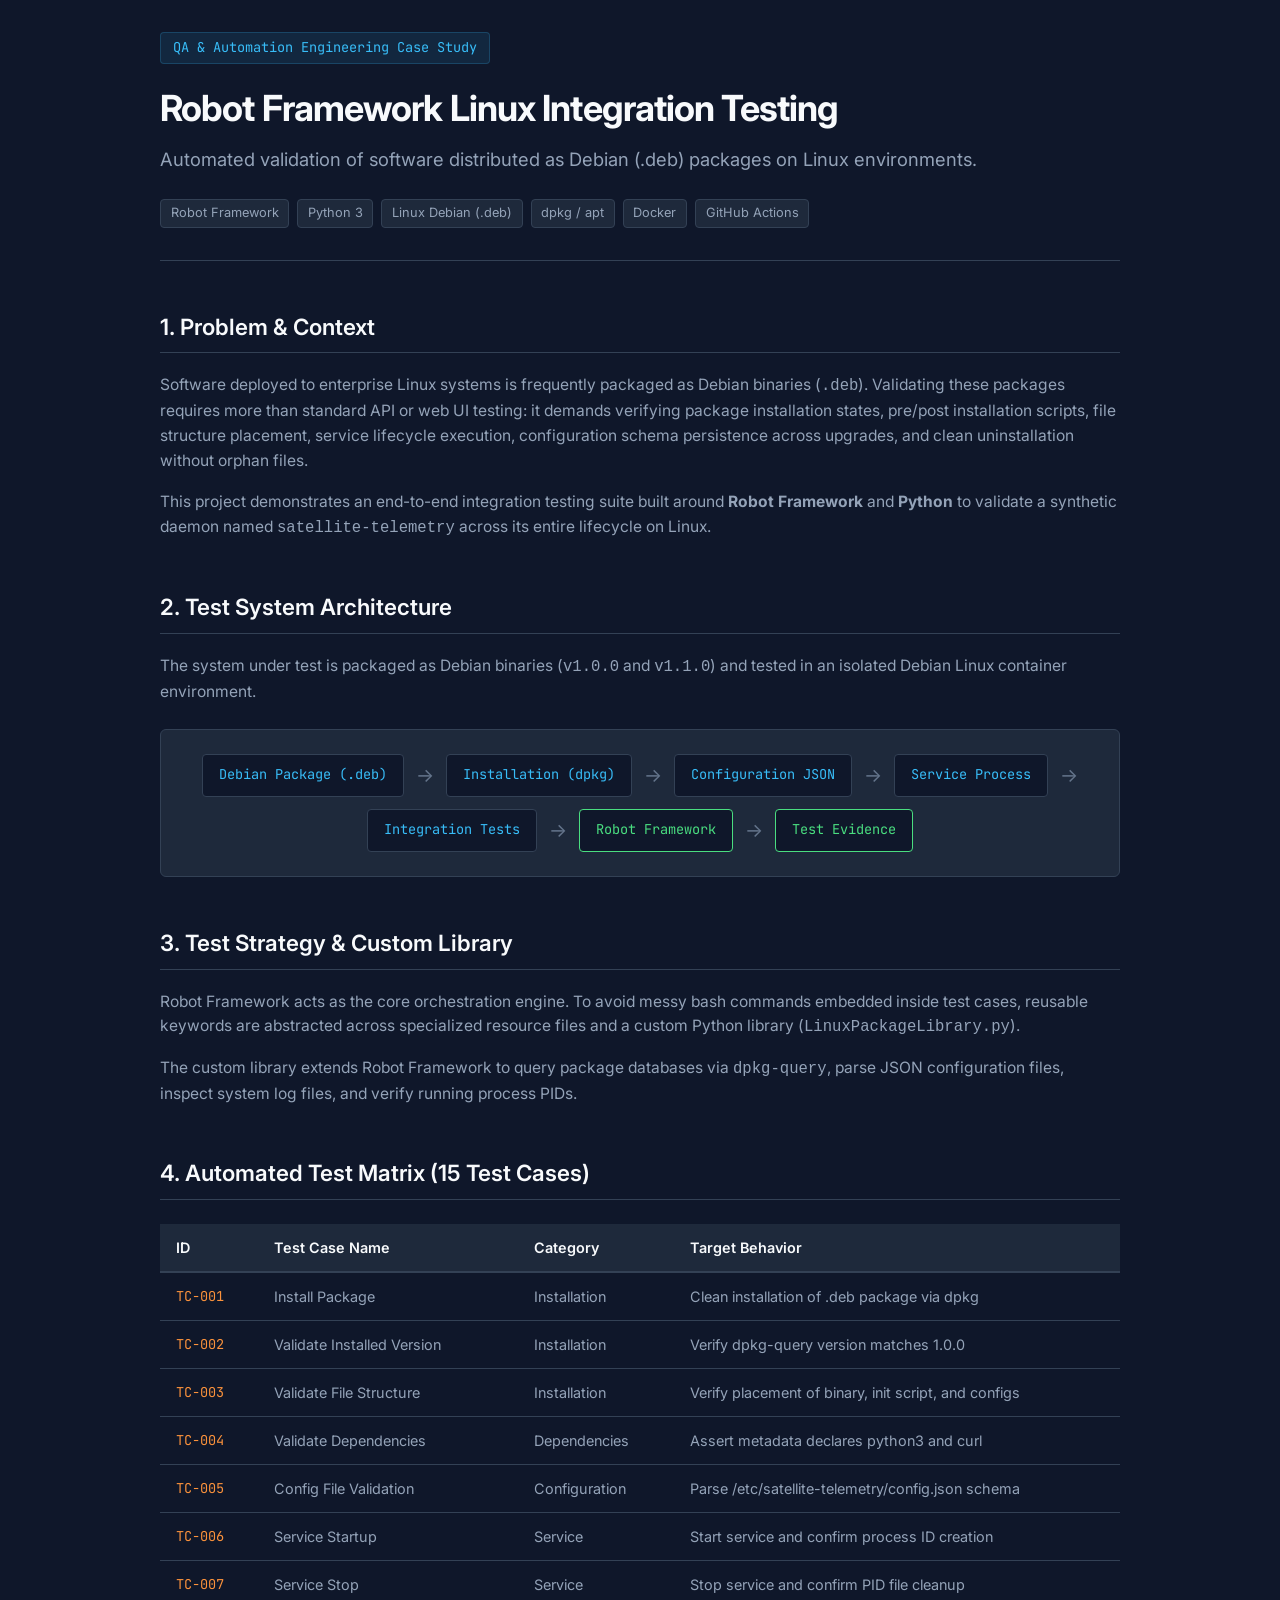
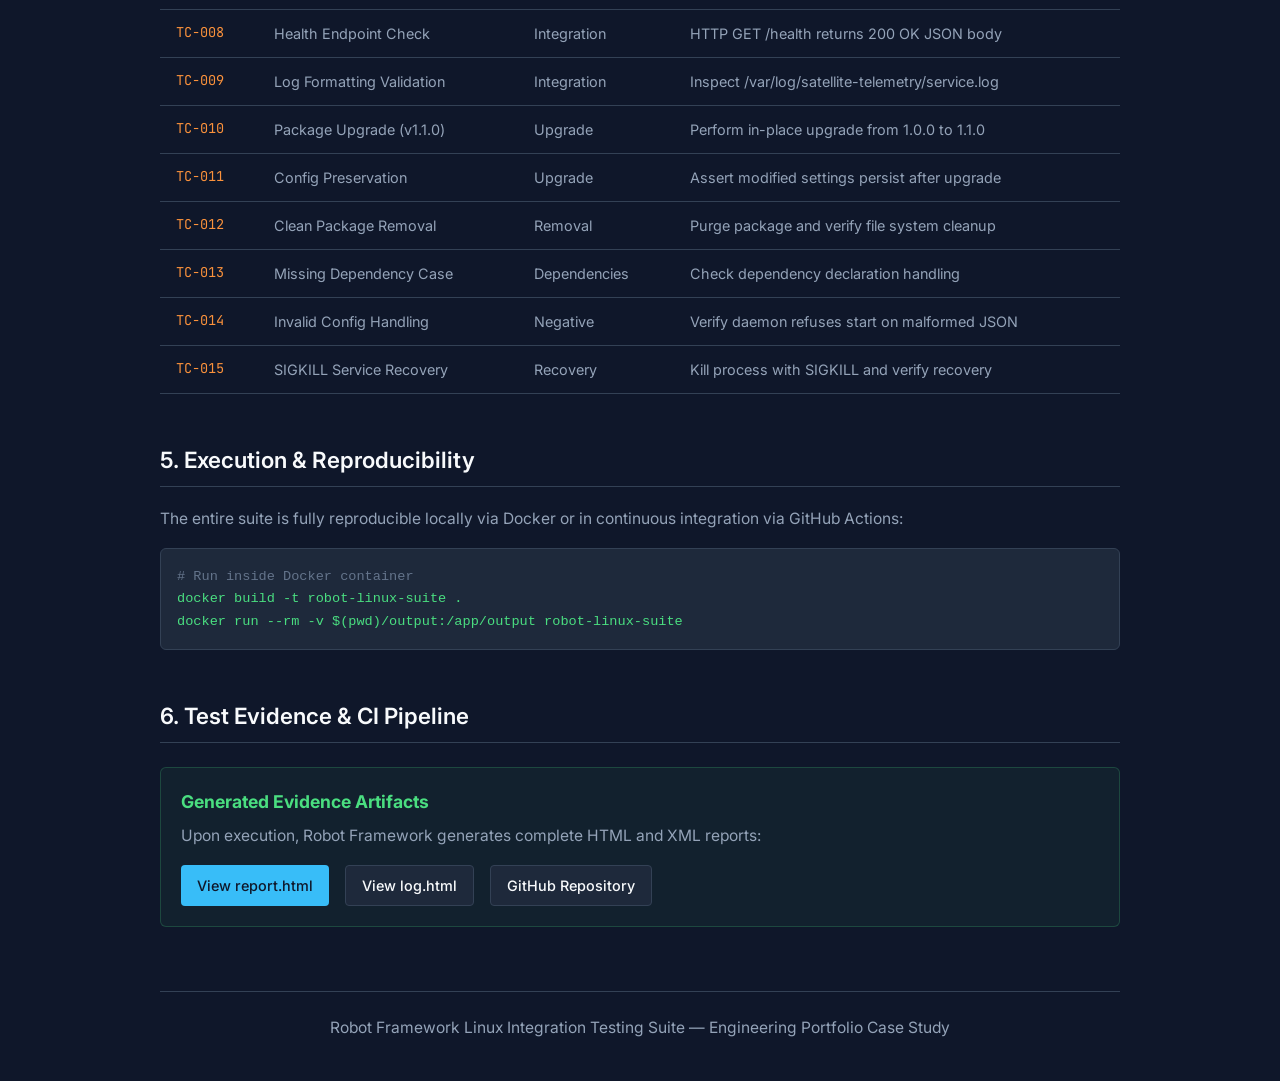
<file: docs/index.html>
<!DOCTYPE html>
<html lang="en">
<head>
    <meta charset="UTF-8">
    <meta name="viewport" content="width=device-width, initial-scale=1.0">
    <title>Robot Framework Linux Integration Testing - Engineering Case Study</title>
    <link rel="stylesheet" href="style.css">
    <link rel="preconnect" href="https://fonts.googleapis.com">
    <link rel="preconnect" href="https://fonts.gstatic.com" crossorigin>
    <link href="https://fonts.googleapis.com/css2?family=Inter:wght@400;500;600;700&family=JetBrains+Mono:wght@400;500&display=swap" rel="stylesheet">
</head>
<body>
    <div class="container">
        <header>
            <span class="meta-badge">QA & Automation Engineering Case Study</span>
            <h1>Robot Framework Linux Integration Testing</h1>
            <p class="subtitle">Automated validation of software distributed as Debian (.deb) packages on Linux environments.</p>
            <div class="tech-tags">
                <span class="tag">Robot Framework</span>
                <span class="tag">Python 3</span>
                <span class="tag">Linux Debian (.deb)</span>
                <span class="tag">dpkg / apt</span>
                <span class="tag">Docker</span>
                <span class="tag">GitHub Actions</span>
            </div>
        </header>

        <main>
            <section id="problem">
                <h2>1. Problem & Context</h2>
                <p>
                    Software deployed to enterprise Linux systems is frequently packaged as Debian binaries (<code>.deb</code>). Validating these packages requires more than standard API or web UI testing: it demands verifying package installation states, pre/post installation scripts, file structure placement, service lifecycle execution, configuration schema persistence across upgrades, and clean uninstallation without orphan files.
                </p>
                <p>
                    This project demonstrates an end-to-end integration testing suite built around <strong>Robot Framework</strong> and <strong>Python</strong> to validate a synthetic daemon named <code>satellite-telemetry</code> across its entire lifecycle on Linux.
                </p>
            </section>

            <section id="architecture">
                <h2>2. Test System Architecture</h2>
                <p>The system under test is packaged as Debian binaries (<code>v1.0.0</code> and <code>v1.1.0</code>) and tested in an isolated Debian Linux container environment.</p>

                <div class="workflow-container">
                    <div class="flow-step-wrapper">
                        <div class="flow-node">Debian Package (.deb)</div>
                        <span class="flow-arrow">→</span>
                        <div class="flow-node">Installation (dpkg)</div>
                        <span class="flow-arrow">→</span>
                        <div class="flow-node">Configuration JSON</div>
                        <span class="flow-arrow">→</span>
                        <div class="flow-node">Service Process</div>
                        <span class="flow-arrow">→</span>
                        <div class="flow-node">Integration Tests</div>
                        <span class="flow-arrow">→</span>
                        <div class="flow-node highlight">Robot Framework</div>
                        <span class="flow-arrow">→</span>
                        <div class="flow-node highlight">Test Evidence</div>
                    </div>
                </div>
            </section>

            <section id="test-strategy">
                <h2>3. Test Strategy & Custom Library</h2>
                <p>
                    Robot Framework acts as the core orchestration engine. To avoid messy bash commands embedded inside test cases, reusable keywords are abstracted across specialized resource files and a custom Python library (<code>LinuxPackageLibrary.py</code>).
                </p>
                <p>The custom library extends Robot Framework to query package databases via <code>dpkg-query</code>, parse JSON configuration files, inspect system log files, and verify running process PIDs.</p>
            </section>

            <section id="test-cases">
                <h2>4. Automated Test Matrix (15 Test Cases)</h2>
                <div class="table-responsive">
                    <table>
                        <thead>
                            <tr>
                                <th>ID</th>
                                <th>Test Case Name</th>
                                <th>Category</th>
                                <th>Target Behavior</th>
                            </tr>
                        </thead>
                        <tbody>
                            <tr>
                                <td class="code-id">TC-001</td>
                                <td>Install Package</td>
                                <td>Installation</td>
                                <td>Clean installation of .deb package via dpkg</td>
                            </tr>
                            <tr>
                                <td class="code-id">TC-002</td>
                                <td>Validate Installed Version</td>
                                <td>Installation</td>
                                <td>Verify dpkg-query version matches 1.0.0</td>
                            </tr>
                            <tr>
                                <td class="code-id">TC-003</td>
                                <td>Validate File Structure</td>
                                <td>Installation</td>
                                <td>Verify placement of binary, init script, and configs</td>
                            </tr>
                            <tr>
                                <td class="code-id">TC-004</td>
                                <td>Validate Dependencies</td>
                                <td>Dependencies</td>
                                <td>Assert metadata declares python3 and curl</td>
                            </tr>
                            <tr>
                                <td class="code-id">TC-005</td>
                                <td>Config File Validation</td>
                                <td>Configuration</td>
                                <td>Parse /etc/satellite-telemetry/config.json schema</td>
                            </tr>
                            <tr>
                                <td class="code-id">TC-006</td>
                                <td>Service Startup</td>
                                <td>Service</td>
                                <td>Start service and confirm process ID creation</td>
                            </tr>
                            <tr>
                                <td class="code-id">TC-007</td>
                                <td>Service Stop</td>
                                <td>Service</td>
                                <td>Stop service and confirm PID file cleanup</td>
                            </tr>
                            <tr>
                                <td class="code-id">TC-008</td>
                                <td>Health Endpoint Check</td>
                                <td>Integration</td>
                                <td>HTTP GET /health returns 200 OK JSON body</td>
                            </tr>
                            <tr>
                                <td class="code-id">TC-009</td>
                                <td>Log Formatting Validation</td>
                                <td>Integration</td>
                                <td>Inspect /var/log/satellite-telemetry/service.log</td>
                            </tr>
                            <tr>
                                <td class="code-id">TC-010</td>
                                <td>Package Upgrade (v1.1.0)</td>
                                <td>Upgrade</td>
                                <td>Perform in-place upgrade from 1.0.0 to 1.1.0</td>
                            </tr>
                            <tr>
                                <td class="code-id">TC-011</td>
                                <td>Config Preservation</td>
                                <td>Upgrade</td>
                                <td>Assert modified settings persist after upgrade</td>
                            </tr>
                            <tr>
                                <td class="code-id">TC-012</td>
                                <td>Clean Package Removal</td>
                                <td>Removal</td>
                                <td>Purge package and verify file system cleanup</td>
                            </tr>
                            <tr>
                                <td class="code-id">TC-013</td>
                                <td>Missing Dependency Case</td>
                                <td>Dependencies</td>
                                <td>Check dependency declaration handling</td>
                            </tr>
                            <tr>
                                <td class="code-id">TC-014</td>
                                <td>Invalid Config Handling</td>
                                <td>Negative</td>
                                <td>Verify daemon refuses start on malformed JSON</td>
                            </tr>
                            <tr>
                                <td class="code-id">TC-015</td>
                                <td>SIGKILL Service Recovery</td>
                                <td>Recovery</td>
                                <td>Kill process with SIGKILL and verify recovery</td>
                            </tr>
                        </tbody>
                    </table>
                </div>
            </section>

            <section id="execution">
                <h2>5. Execution & Reproducibility</h2>
                <p>The entire suite is fully reproducible locally via Docker or in continuous integration via GitHub Actions:</p>

                <pre><code><span class="comment"># Run inside Docker container</span>
<span class="command">docker build -t robot-linux-suite .</span>
<span class="command">docker run --rm -v $(pwd)/output:/app/output robot-linux-suite</span></code></pre>
            </section>

            <section id="evidence">
                <h2>6. Test Evidence & CI Pipeline</h2>
                <div class="evidence-box">
                    <h3>Generated Evidence Artifacts</h3>
                    <p>Upon execution, Robot Framework generates complete HTML and XML reports:</p>
                    <div class="btn-group">
                        <a href="../output/report.html" class="btn btn-primary" target="_blank">View report.html</a>
                        <a href="../output/log.html" class="btn" target="_blank">View log.html</a>
                        <a href="https://github me" class="btn" target="_blank">GitHub Repository</a>
                    </div>
                </div>
            </section>
        </main>

        <footer>
            <p>Robot Framework Linux Integration Testing Suite — Engineering Portfolio Case Study</p>
        </footer>
    </div>
</body>
</html>
</file>
<file: docs/style.css>
/* Engineering Case Study - Modern Documentation Theme */
:root {
    --bg-primary: #0f172a;
    --bg-surface: #1e293b;
    --bg-surface-border: #334155;
    --text-primary: #f8fafc;
    --text-secondary: #94a3b8;
    --text-muted: #64748b;
    --accent-blue: #38bdf8;
    --accent-green: #4ade80;
    --accent-orange: #fb923c;
    --font-sans: 'Inter', -apple-system, BlinkMacSystemFont, 'Segoe UI', Roboto, sans-serif;
    --font-mono: 'JetBrains Mono', 'Fira Code', Consolas, monospace;
    --max-width: 960px;
}

* {
    box-sizing: border-box;
    margin: 0;
    padding: 0;
}

body {
    background-color: var(--bg-primary);
    color: var(--text-primary);
    font-family: var(--font-sans);
    line-height: 1.6;
    padding: 2rem 1rem;
}

.container {
    max-width: var(--max-width);
    margin: 0 auto;
}

/* Header Section */
header {
    border-bottom: 1px solid var(--bg-surface-border);
    padding-bottom: 2rem;
    margin-bottom: 3rem;
}

.meta-badge {
    display: inline-block;
    background-color: rgba(56, 189, 248, 0.1);
    color: var(--accent-blue);
    font-family: var(--font-mono);
    font-size: 0.85rem;
    padding: 0.25rem 0.75rem;
    border-radius: 4px;
    border: 1px solid rgba(56, 189, 248, 0.2);
    margin-bottom: 1rem;
}

h1 {
    font-size: 2.25rem;
    font-weight: 700;
    letter-spacing: -0.025em;
    margin-bottom: 0.5rem;
    color: var(--text-primary);
}

.subtitle {
    font-size: 1.15rem;
    color: var(--text-secondary);
    margin-bottom: 1.5rem;
}

.tech-tags {
    display: flex;
    flex-wrap: wrap;
    gap: 0.5rem;
}

.tag {
    background-color: var(--bg-surface);
    color: var(--text-secondary);
    border: 1px solid var(--bg-surface-border);
    font-size: 0.8rem;
    padding: 0.2rem 0.6rem;
    border-radius: 4px;
}

/* Document Sections */
section {
    margin-bottom: 3rem;
}

h2 {
    font-size: 1.4rem;
    font-weight: 600;
    color: var(--text-primary);
    border-bottom: 1px solid var(--bg-surface-border);
    padding-bottom: 0.5rem;
    margin-bottom: 1.25rem;
}

p {
    color: var(--text-secondary);
    margin-bottom: 1rem;
    font-size: 0.975rem;
}

/* Workflow Flow Diagram */
.workflow-container {
    background-color: var(--bg-surface);
    border: 1px solid var(--bg-surface-border);
    border-radius: 6px;
    padding: 1.5rem;
    margin: 1.5rem 0;
}

.flow-step-wrapper {
    display: flex;
    flex-wrap: wrap;
    align-items: center;
    justify-content: center;
    gap: 0.75rem;
}

.flow-node {
    background-color: var(--bg-primary);
    border: 1px solid var(--bg-surface-border);
    padding: 0.6rem 1rem;
    border-radius: 4px;
    font-family: var(--font-mono);
    font-size: 0.85rem;
    color: var(--accent-blue);
    text-align: center;
}

.flow-node.highlight {
    border-color: var(--accent-green);
    color: var(--accent-green);
}

.flow-arrow {
    color: var(--text-muted);
    font-size: 1.2rem;
}

/* Tables */
.table-responsive {
    overflow-x: auto;
    margin: 1.5rem 0;
}

table {
    width: 100%;
    border-collapse: collapse;
    font-size: 0.9rem;
    text-align: left;
}

th {
    background-color: var(--bg-surface);
    color: var(--text-primary);
    font-weight: 600;
    padding: 0.75rem 1rem;
    border-bottom: 2px solid var(--bg-surface-border);
}

td {
    padding: 0.75rem 1rem;
    border-bottom: 1px solid var(--bg-surface-border);
    color: var(--text-secondary);
}

tr:hover td {
    background-color: rgba(255, 255, 255, 0.02);
}

.code-id {
    font-family: var(--font-mono);
    color: var(--accent-orange);
    font-size: 0.85rem;
}

/* Code Blocks & Execution */
pre {
    background-color: var(--bg-surface);
    border: 1px solid var(--bg-surface-border);
    border-radius: 6px;
    padding: 1rem;
    overflow-x: auto;
    font-family: var(--font-mono);
    font-size: 0.85rem;
    color: #e2e8f0;
    margin: 1rem 0;
}

.comment { color: var(--text-muted); }
.command { color: var(--accent-green); }

/* Evidence & Links Callout */
.evidence-box {
    background-color: rgba(74, 222, 128, 0.05);
    border: 1px solid rgba(74, 222, 128, 0.2);
    border-radius: 6px;
    padding: 1.25rem;
    margin-top: 1.5rem;
}

.evidence-box h3 {
    color: var(--accent-green);
    font-size: 1.1rem;
    margin-bottom: 0.5rem;
}

.btn-group {
    display: flex;
    gap: 1rem;
    margin-top: 1rem;
}

.btn {
    display: inline-flex;
    align-items: center;
    gap: 0.5rem;
    background-color: var(--bg-surface);
    color: var(--text-primary);
    border: 1px solid var(--bg-surface-border);
    padding: 0.5rem 1rem;
    border-radius: 4px;
    text-decoration: none;
    font-size: 0.9rem;
    font-weight: 500;
    transition: all 0.2s ease;
}

.btn:hover {
    border-color: var(--accent-blue);
    color: var(--accent-blue);
}

.btn-primary {
    background-color: var(--accent-blue);
    color: #0f172a;
    border: none;
}

.btn-primary:hover {
    background-color: #7dd3fc;
    color: #0f172a;
}

footer {
    border-top: 1px solid var(--bg-surface-border);
    padding-top: 1.5rem;
    margin-top: 4rem;
    color: var(--text-muted);
    font-size: 0.85rem;
    text-align: center;
}
</file>
